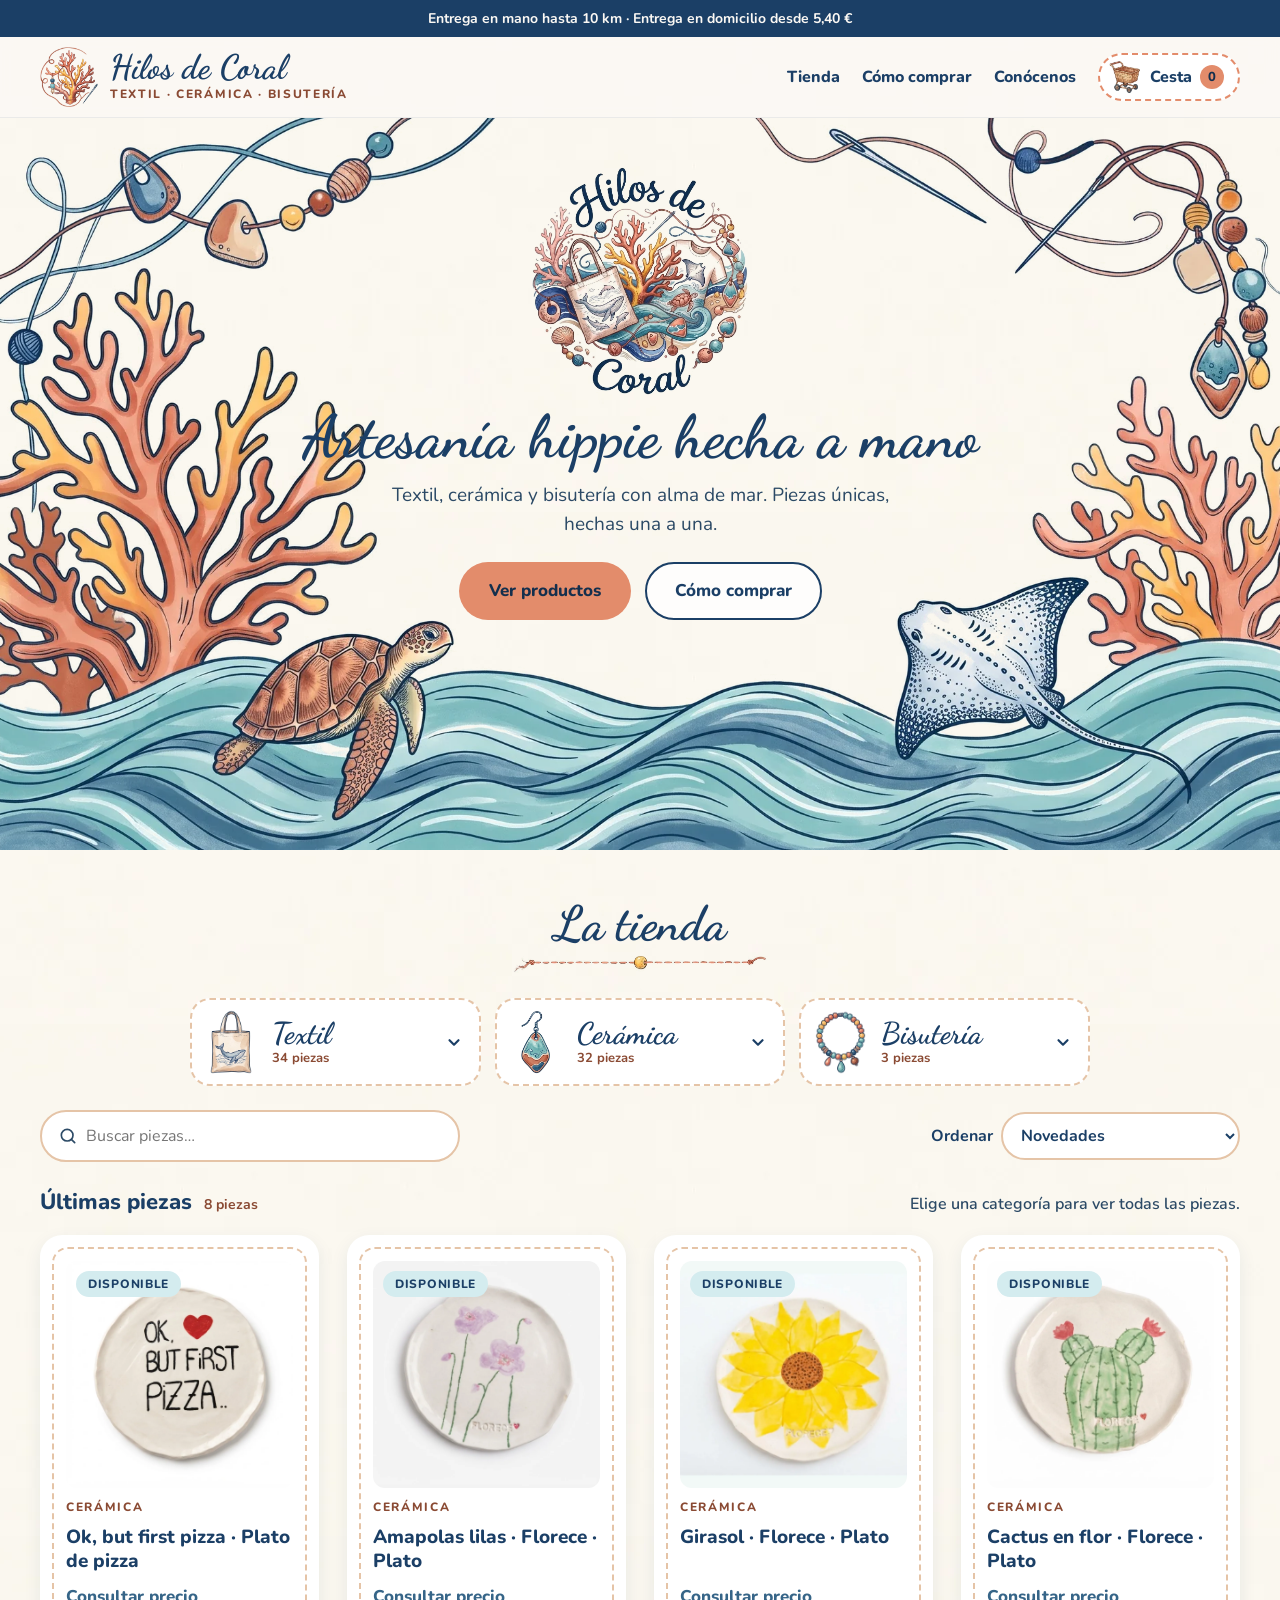
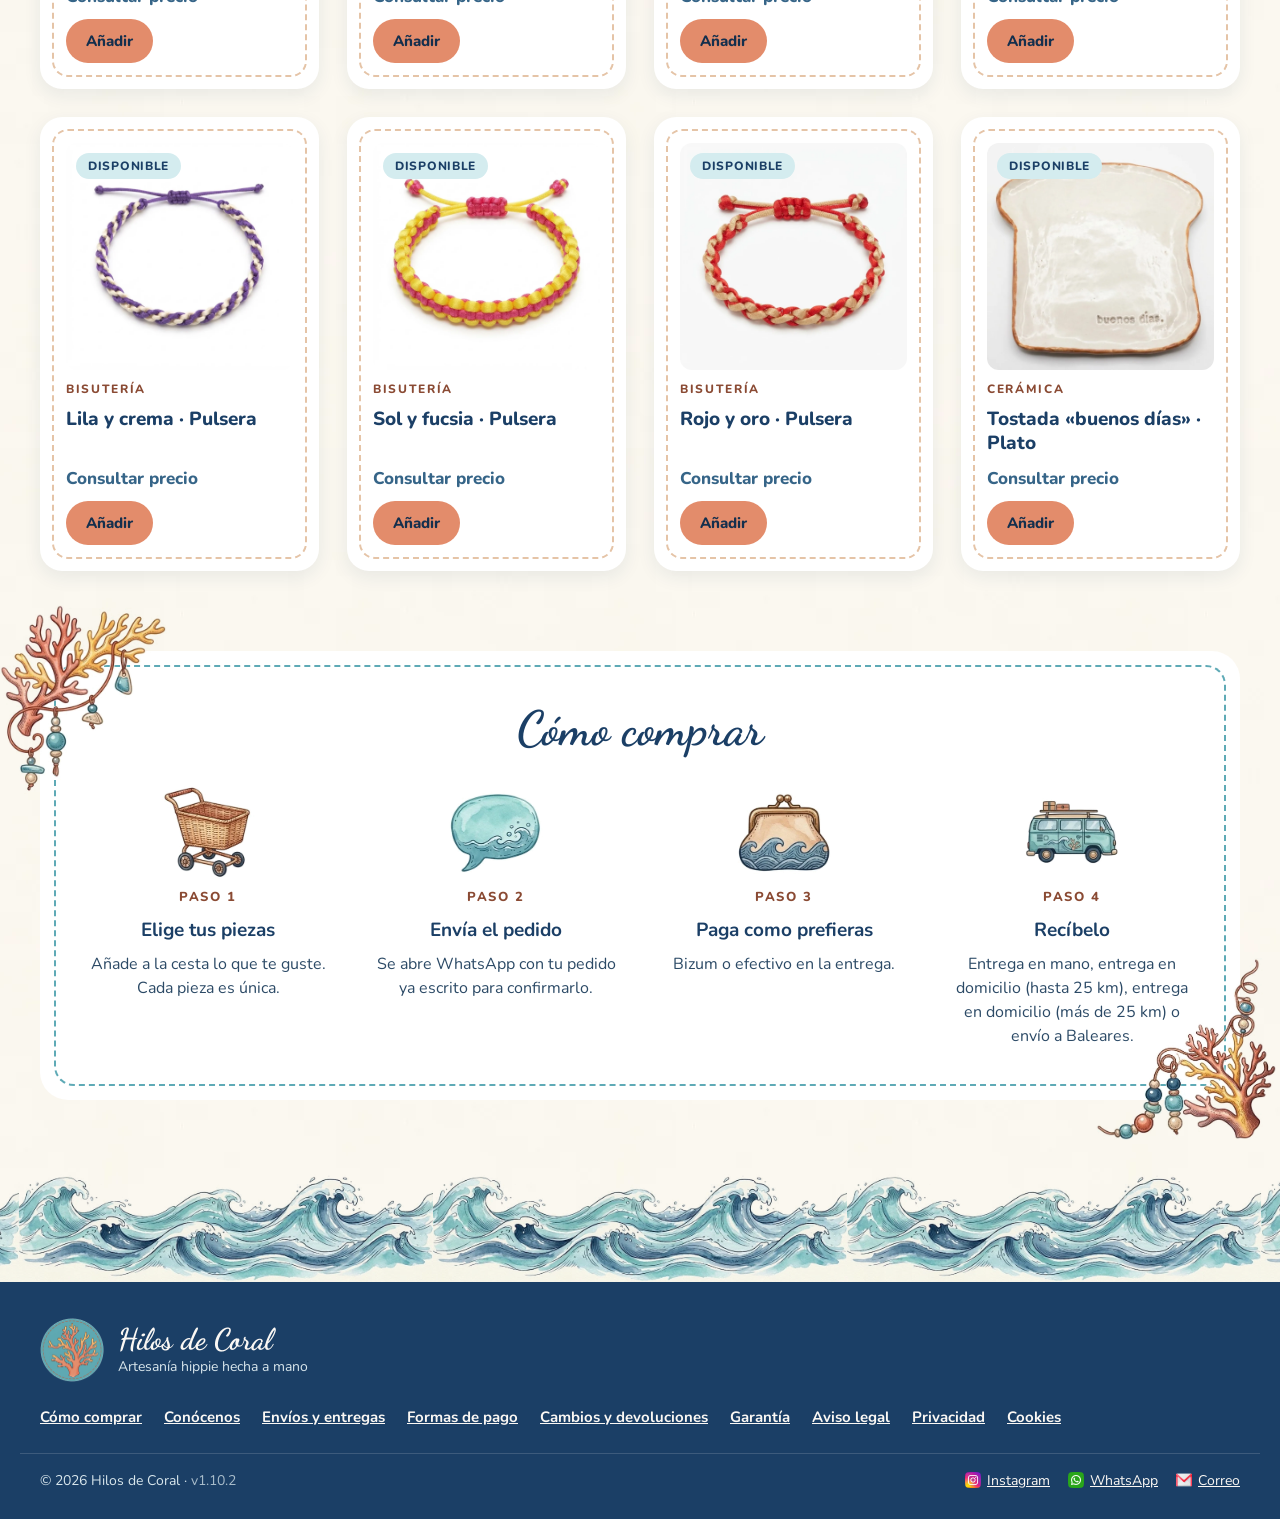
<file: index.html>
<!doctype html>
<html lang="es">
<head>
<meta charset="utf-8">
<meta name="viewport" content="width=device-width, initial-scale=1">
<title>Hilos de Coral · Artesanía hippie hecha a mano</title>
<meta name="description" content="Artesanía hippie hecha a mano: textil, cerámica y bisutería con alma de mar. Pide por WhatsApp.">
<meta name="theme-color" content="#1B3F66">
<meta name="apple-mobile-web-app-title" content="Hilos de Coral">
<meta property="og:type" content="website">
<meta property="og:title" content="Hilos de Coral">
<meta property="og:description" content="Artesanía hippie hecha a mano: textil, cerámica y bisutería con alma de mar.">
<meta property="og:image" content="img/compartir.jpg">
<link rel="icon" type="image/png" href="img/favicon-32.png">
<link rel="apple-touch-icon" href="img/icono-hc-apple-180.png">
<link rel="manifest" href="manifest.webmanifest?v=1.10.2">
<link rel="preconnect" href="https://fonts.googleapis.com">
<link rel="preconnect" href="https://fonts.gstatic.com" crossorigin>
<link href="https://fonts.googleapis.com/css2?family=Amatic+SC:wght@700&family=Caveat:wght@700&family=Dancing+Script:wght@600;700&family=Fredoka:wght@600&family=Nunito:wght@400;600;700;800&family=Pacifico&display=swap" rel="stylesheet">
<link rel="stylesheet" href="css/tienda.css?v=1.10.2">
</head>
<body>
<a class="saltar" href="#tienda">Ir a la tienda</a>

<div class="barra-superior" id="barra-superior" hidden></div>
<div class="aviso-vacaciones" id="aviso-vacaciones" hidden></div>

<header class="cabecera">
  <div class="contenedor cabecera-fila">
    <a href="#" class="marca" id="marca">
      <img src="img/logo-simple.webp" alt="" width="58" height="60" id="marca-logo">
      <span class="marca-textos">
        <span class="marca-nombre" id="marca-nombre">Hilos de Coral</span>
        <span class="marca-lema" id="marca-lema">textil · cerámica · bisutería</span>
      </span>
    </a>
    <nav class="menu" aria-label="Principal">
      <span class="menu-enlaces" id="menu-cabecera">
        <a href="#tienda">Tienda</a>
      </span>
      <button type="button" class="boton-cesta" id="abrir-cesta" aria-label="Abrir la cesta">
        <img src="img/ic-carrito.webp" alt="" width="34" height="34">
        <span class="boton-cesta-texto">Cesta</span>
        <span class="contador" id="contador-cesta">0</span>
      </button>
    </nav>
  </div>
</header>

<main>
  <section class="portada" id="portada">
    <img class="portada-logo" id="portada-logo" src="img/logo.webp" alt="Hilos de Coral" width="220" height="230">
    <h1 id="portada-titulo">Artesanía hippie hecha a mano</h1>
    <p id="portada-subtitulo">Textil, cerámica y bisutería con alma de mar.</p>
    <div class="portada-botones">
      <a href="#tienda" class="boton boton-coral">Ver productos</a>
      <a href="#/pagina/como-comprar" class="boton boton-borde">Cómo comprar</a>
    </div>
  </section>

  <section class="tienda contenedor" id="tienda" tabindex="-1">
    <div class="titulo-seccion">
      <h2>La tienda</h2>
      <img src="img/borde-cosido.webp" alt="" width="260" height="20">
    </div>

    <nav class="pestanas-cats" aria-label="Categorías" id="pestanas"></nav>
    <div class="subcategorias" id="subcategorias" hidden></div>

    <div class="cabecera-categoria" id="cabecera-categoria" hidden></div>
    <div class="bloque-encargo" id="bloque-encargo" hidden></div>

    <div class="herramientas">
      <label class="buscador">
        <span class="visualmente-oculto">Buscar</span>
        <svg viewBox="0 0 24 24" width="20" height="20" aria-hidden="true"><circle cx="11" cy="11" r="7" fill="none" stroke="currentColor" stroke-width="2"/><path d="M20 20l-4-4" stroke="currentColor" stroke-width="2" stroke-linecap="round"/></svg>
        <input type="search" id="buscar" placeholder="Buscar piezas…" autocomplete="off">
      </label>
      <label class="ordenar">
        <span>Ordenar</span>
        <select id="ordenar">
          <option value="novedad">Novedades</option>
          <option value="precio-asc">Precio: de menor a mayor</option>
          <option value="precio-desc">Precio: de mayor a menor</option>
          <option value="nombre">Nombre</option>
        </select>
      </label>
    </div>

    <div class="cabecera-listado">
      <h3 class="titulo-listado" id="titulo-listado">Novedades</h3>
      <p class="ayuda-listado" id="ayuda-listado">Elige una categoría para ver todas las piezas.</p>
    </div>
    <div class="rejilla" id="rejilla" aria-live="polite"></div>
    <div class="vacio" id="vacio" hidden>
      <img src="img/carrito-vacio.webp" alt="" width="280" height="212">
      <p class="vacio-titulo" id="vacio-titulo">Muy pronto, nuevas piezas</p>
      <p id="vacio-texto">Estamos terminando las primeras creaciones. ¡Vuelve en unos días!</p>
    </div>
  </section>

  <section class="como-comprar contenedor" aria-labelledby="como-titulo">
    <div class="marco marco-agua">
      <h2 id="como-titulo">Cómo comprar</h2>
      <ol class="pasos">
        <li><img src="img/ic-carrito.webp" alt="" width="96" height="96"><span class="paso-num">Paso 1</span><h3>Elige tus piezas</h3><p>Añade a la cesta lo que te guste. Cada pieza es única.</p></li>
        <li><img src="img/ic-mensaje.webp" alt="" width="96" height="96"><span class="paso-num">Paso 2</span><h3>Envía el pedido</h3><p>Se abre WhatsApp con tu pedido ya escrito para confirmarlo.</p></li>
        <li><img src="img/ic-monedero.webp" alt="" width="96" height="96"><span class="paso-num">Paso 3</span><h3>Paga como prefieras</h3><p id="paso-pagos">Bizum por adelantado o contra reembolso.</p></li>
        <li><img src="img/ic-furgoneta.webp" alt="" width="96" height="96"><span class="paso-num">Paso 4</span><h3>Recíbelo</h3><p id="paso-entregas">Entrega en mano o por mensajería.</p></li>
      </ol>
    </div>
    <img class="deco deco-sup-izq" src="img/esquina-sup-izq.webp" alt="" width="170" height="188">
    <img class="deco deco-inf-der" src="img/esquina-inf-der.webp" alt="" width="180" height="182">
  </section>
</main>

<div class="olas" aria-hidden="true"></div>
<footer class="pie">
  <div class="contenedor pie-fila">
    <div class="pie-marca">
      <img src="img/icono-coral.webp" alt="" width="64" height="64">
      <div>
        <p class="pie-nombre" id="pie-nombre">Hilos de Coral</p>
        <p class="pie-lema" id="pie-lema">Artesanía hippie hecha a mano</p>
      </div>
    </div>
    <nav class="pie-enlaces" aria-label="Información" id="menu-pie"></nav>
  </div>
  <div class="contenedor pie-legal">
    <span>© <span id="anio"></span> <span id="pie-copy">Hilos de Coral</span> · <span class="version-web" id="version-web" title="Versión de la web">v1.8.0</span></span>
    <span class="pie-redes" id="pie-redes"></span>
  </div>
</footer>

<!-- Ventana de producto -->
<dialog class="ventana ventana-producto" id="ventana-producto" aria-labelledby="vp-nombre">
  <div class="ventana-marco marco-coral"><div class="ventana-interior" id="vp-contenido"></div></div>
  <img class="deco-ventana deco-ventana-izq" src="img/esquina-sup-izq.webp" alt="" width="140" height="155">
  <img class="deco-ventana deco-hilo" src="img/hilo-colgante.webp" alt="" width="36" height="150">
  <button type="button" class="cerrar" data-cerrar aria-label="Cerrar"><svg viewBox="0 0 18 18" width="18" height="18" aria-hidden="true"><path d="M3 3l12 12M15 3L3 15" stroke="currentColor" stroke-width="2.4" stroke-linecap="round"/></svg></button>
</dialog>

<!-- Ventana de páginas (envíos, devoluciones...) -->
<dialog class="ventana ventana-pagina" id="ventana-pagina" aria-labelledby="pagina-titulo">
  <div class="ventana-marco marco-agua">
    <div class="ventana-interior">
      <h2 id="pagina-titulo"></h2>
      <div class="texto-rico" id="pagina-texto"></div>
    </div>
  </div>
  <img class="deco-ventana deco-ventana-der" src="img/esquina-inf-der.webp" alt="" width="130" height="132">
  <button type="button" class="cerrar" data-cerrar aria-label="Cerrar"><svg viewBox="0 0 18 18" width="18" height="18" aria-hidden="true"><path d="M3 3l12 12M15 3L3 15" stroke="currentColor" stroke-width="2.4" stroke-linecap="round"/></svg></button>
</dialog>

<!-- Personalizar (solo productos personalizables) -->
<dialog class="ventana ventana-pers" id="ventana-pers" aria-labelledby="pers-titulo">
  <div class="ventana-marco marco-agua">
    <div class="ventana-interior" id="pers-contenido"></div>
  </div>
  <button type="button" class="cerrar" data-cerrar aria-label="Cerrar"><svg viewBox="0 0 18 18" width="18" height="18" aria-hidden="true"><path d="M3 3l12 12M15 3L3 15" stroke="currentColor" stroke-width="2.4" stroke-linecap="round"/></svg></button>
</dialog>

<!-- Guía de tallas -->
<dialog class="ventana ventana-pagina ventana-tallas" id="ventana-tallas" aria-labelledby="tallas-titulo">
  <div class="ventana-marco marco-agua">
    <div class="ventana-interior">
      <h2 id="tallas-titulo">Guía de tallas</h2>
      <p class="tallas-intro">Tallas de bebé para bodies y camisetas. Fíjate sobre todo en la altura y el peso: cada bebé crece a su ritmo.</p>
      <div class="tabla-tallas-caja" id="tallas-tabla"></div>
      <p class="tallas-consejo">¿Dudas entre dos tallas? Elige la mayor, así le durará más.</p>
    </div>
  </div>
  <button type="button" class="cerrar" data-cerrar aria-label="Cerrar"><svg viewBox="0 0 18 18" width="18" height="18" aria-hidden="true"><path d="M3 3l12 12M15 3L3 15" stroke="currentColor" stroke-width="2.4" stroke-linecap="round"/></svg></button>
</dialog>

<!-- Encargo de diseño propio -->
<dialog class="ventana ventana-pagina ventana-encargo" id="ventana-encargo" aria-labelledby="encargo-titulo">
  <div class="ventana-marco marco-agua">
    <div class="ventana-interior" id="encargo-contenido"></div>
  </div>
  <img class="deco-ventana deco-ventana-der" src="img/esquina-inf-der.webp" alt="" width="130" height="132">
  <button type="button" class="cerrar" data-cerrar aria-label="Cerrar"><svg viewBox="0 0 18 18" width="18" height="18" aria-hidden="true"><path d="M3 3l12 12M15 3L3 15" stroke="currentColor" stroke-width="2.4" stroke-linecap="round"/></svg></button>
</dialog>

<!-- Cesta -->
<dialog class="cesta" id="cesta" aria-labelledby="cesta-titulo">
  <div class="cesta-cabecera">
    <h2 id="cesta-titulo">Tu cesta</h2>
    <button type="button" class="cerrar" data-cerrar aria-label="Cerrar la cesta"><svg viewBox="0 0 18 18" width="18" height="18" aria-hidden="true"><path d="M3 3l12 12M15 3L3 15" stroke="currentColor" stroke-width="2.4" stroke-linecap="round"/></svg></button>
  </div>
  <div class="cesta-cuerpo" id="cesta-cuerpo"></div>
</dialog>

<div class="aviso-flotante" id="aviso-flotante" role="status" aria-live="polite"></div>

<script src="js/comun.js?v=1.10.2"></script>
<script src="js/tienda.js?v=1.10.2"></script>
</body>
</html>
</file>
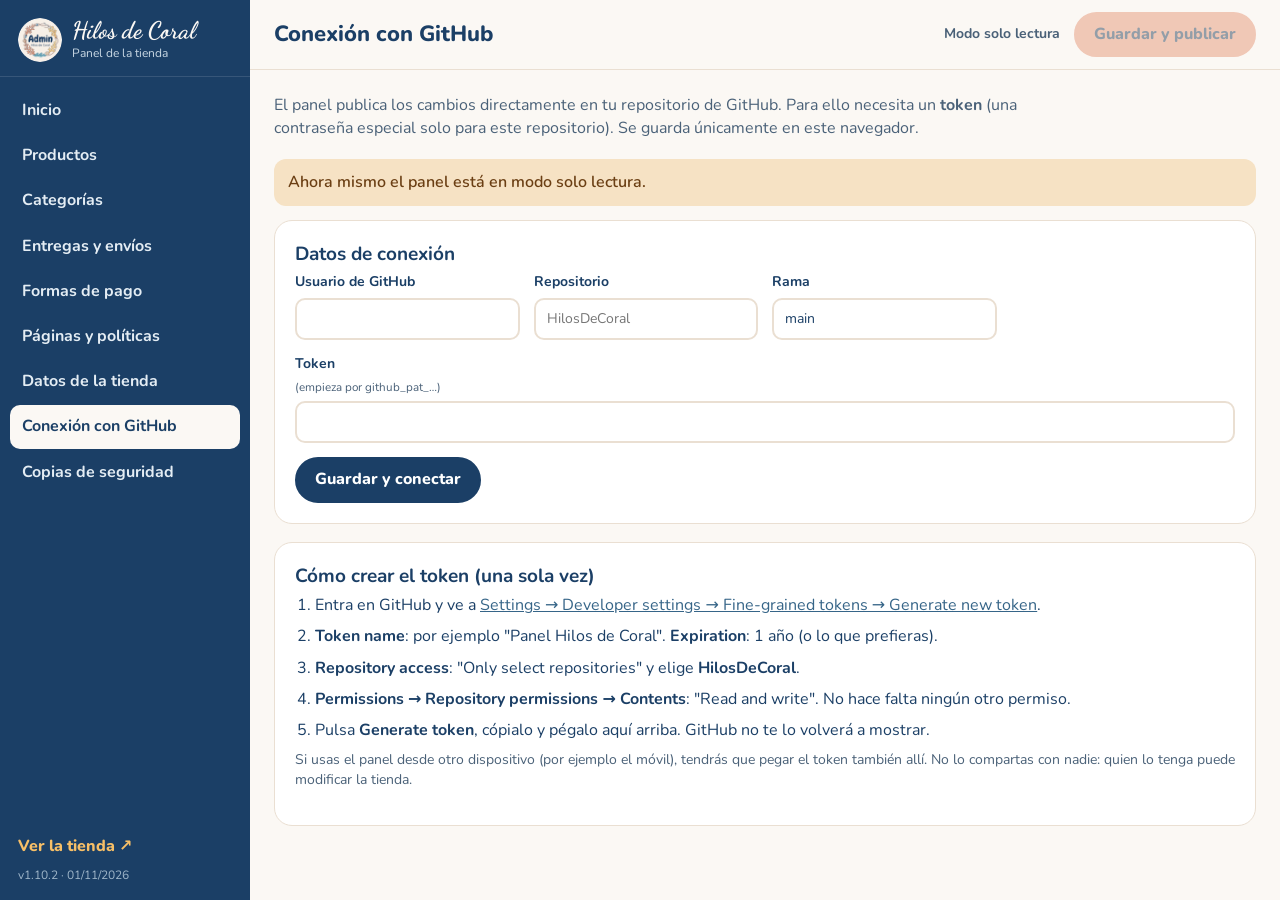
<file: admin/index.html>
<!doctype html>
<html lang="es">
<head>
<meta charset="utf-8">
<meta name="viewport" content="width=device-width, initial-scale=1">
<meta name="robots" content="noindex, nofollow">
<title>Panel · Hilos de Coral</title>
<meta name="theme-color" content="#1B3F66">
<meta name="apple-mobile-web-app-capable" content="yes">
<meta name="apple-mobile-web-app-title" content="Admin HC">
<link rel="icon" type="image/png" href="../img/admin-favicon-32.png">
<link rel="apple-touch-icon" href="../img/admin-apple-touch-icon.png">
<link rel="manifest" href="manifest.webmanifest">
<link rel="preconnect" href="https://fonts.googleapis.com">
<link rel="preconnect" href="https://fonts.gstatic.com" crossorigin>
<link href="https://fonts.googleapis.com/css2?family=Dancing+Script:wght@700&family=Nunito:wght@400;600;700;800&display=swap" rel="stylesheet">
<link rel="stylesheet" href="../css/admin.css?v=1.10.2">
</head>
<body>
<div class="app">
  <aside class="lateral" id="lateral">
    <div class="lateral-marca">
      <img src="../img/admin-icono-192.png" alt="" width="44" height="44">
      <div>
        <span class="lateral-nombre" id="lateral-nombre">Hilos de Coral</span>
        <span class="lateral-sub">Panel de la tienda</span>
      </div>
    </div>
    <nav class="lateral-nav" id="nav" aria-label="Secciones">
      <button type="button" data-seccion="inicio">Inicio</button>
      <button type="button" data-seccion="productos">Productos</button>
      <button type="button" data-seccion="categorias">Categorías</button>
      <button type="button" data-seccion="entregas">Entregas y envíos</button>
      <button type="button" data-seccion="pagos">Formas de pago</button>
      <button type="button" data-seccion="paginas">Páginas y políticas</button>
      <button type="button" data-seccion="tienda">Datos de la tienda</button>
      <button type="button" data-seccion="conexion">Conexión con GitHub</button>
      <button type="button" data-seccion="copias">Copias de seguridad</button>
    </nav>
    <a class="lateral-ver" href="../" target="_blank" rel="noopener">Ver la tienda ↗</a>
    <span class="lateral-version" id="lateral-version">v1.8.0</span>
  </aside>

  <div class="principal">
    <header class="barra">
      <button type="button" class="boton-menu" id="boton-menu" aria-label="Abrir menú" aria-expanded="false">
        <svg viewBox="0 0 24 24" width="24" height="24" aria-hidden="true"><path d="M4 7h16M4 12h16M4 17h16" stroke="currentColor" stroke-width="2.2" stroke-linecap="round"/></svg>
      </button>
      <h1 class="barra-titulo" id="barra-titulo">Inicio</h1>
      <div class="barra-estado" id="barra-estado" role="status" aria-live="polite"></div>
      <button type="button" class="btn btn-coral" id="publicar" disabled>Guardar y publicar</button>
    </header>
    <main class="contenido" id="contenido" tabindex="-1">
      <p class="cargando">Cargando…</p>
    </main>
  </div>
</div>

<dialog class="modal" id="modal" aria-labelledby="modal-titulo">
  <form method="dialog" class="modal-caja" id="modal-caja" novalidate></form>
</dialog>

<div class="toast" id="toast" role="status" aria-live="polite"></div>

<script src="../js/comun.js?v=1.10.2"></script>
<script src="../js/github.js?v=1.10.2"></script>
<script src="../js/admin.js?v=1.10.2"></script>
</body>
</html>
</file>
<file: css/tienda.css>
/* Hilos de Coral · estilos de la tienda */
:root {
  --marino: #1B3F66;
  --marino-osc: #142F4D;
  --oceano: #366588;
  --agua: #5FAAB6;
  --agua-claro: #D4ECEF;
  --coral: #E38C6B;
  --terracota: #BF6C4D;
  --terracota-osc: #9A4A30;
  --amarillo: #F7BF67;
  --arena: #E5C4A7;
  --arena-claro: #F3E8DA;
  --papel: #FBF8F4;
  --texto-suave: #2C4A66;
  --marron: #8A4A33;
  --radio: 22px;
  --sombra: 0 6px 18px rgba(27, 63, 102, .08);
  --sombra-ventana: 0 18px 50px rgba(27, 63, 102, .25);
  --fuente: 'Nunito', system-ui, -apple-system, 'Segoe UI', sans-serif;
  --fuente-titulo: 'Dancing Script', cursive;
}

* { box-sizing: border-box; }
html { scroll-behavior: smooth; }
body {
  margin: 0;
  font-family: var(--fuente);
  color: var(--marino);
  background: var(--papel) url("../img/fondo-papel.webp") repeat;
  background-size: 512px;
  line-height: 1.5;
  -webkit-font-smoothing: antialiased;
}
img { max-width: 100%; }
a { color: var(--marino); }
a:hover { color: var(--terracota); }
button { font-family: inherit; }
:focus-visible { outline: 3px solid var(--agua); outline-offset: 2px; }
[hidden] { display: none !important; }

.contenedor { max-width: 1240px; margin: 0 auto; padding: 0 20px; }
.visualmente-oculto { position: absolute; width: 1px; height: 1px; overflow: hidden; clip: rect(0 0 0 0); white-space: nowrap; }
.saltar { position: absolute; left: -999px; top: 8px; background: var(--marino); color: #fff; padding: 8px 14px; border-radius: 8px; z-index: 50; }
.saltar:focus { left: 8px; }

/* Barras de aviso */
.barra-superior { background: var(--marino); color: var(--papel); font-size: 14px; font-weight: 700; text-align: center; padding: 8px 16px; }
.aviso-vacaciones { background: var(--amarillo); color: var(--marino-osc); font-weight: 700; text-align: center; padding: 10px 16px; }

/* Cabecera */
.cabecera { position: sticky; top: 0; z-index: 20; background: rgba(251, 248, 244, .94); backdrop-filter: blur(6px); border-bottom: 1px solid rgba(27, 63, 102, .08); }
.cabecera-fila { display: flex; align-items: center; justify-content: space-between; gap: 16px; padding-top: 10px; padding-bottom: 10px; }
.marca { display: flex; align-items: center; gap: 12px; text-decoration: none; min-width: 0; }
.marca img { width: 58px; height: 60px; object-fit: contain; flex: none; }
.marca-textos { display: flex; flex-direction: column; min-width: 0; }
.marca-nombre { font-family: var(--fuente-titulo); font-weight: 700; font-size: 34px; line-height: 1; color: var(--marino); white-space: nowrap; }
.marca-lema { font-size: 12px; font-weight: 800; letter-spacing: .14em; text-transform: uppercase; color: var(--marron); }
.menu { display: flex; align-items: center; gap: 22px; font-weight: 800; }
.menu-enlaces { display: flex; gap: 22px; }
.menu-enlaces a { text-decoration: none; }
.boton-cesta { display: flex; align-items: center; gap: 8px; background: #fff; color: var(--marino); font-weight: 800; font-size: 16px; border: 2px dashed var(--coral); border-radius: 999px; padding: 5px 14px 5px 8px; cursor: pointer; }
.boton-cesta img { width: 34px; height: 34px; object-fit: contain; }
.contador { background: var(--coral); color: var(--marino-osc); border-radius: 999px; min-width: 24px; height: 24px; padding: 0 6px; display: inline-flex; align-items: center; justify-content: center; font-size: 13px; font-weight: 800; }
.contador.salta { animation: salta .4s ease; }
@keyframes salta { 50% { transform: scale(1.35); } }

/* Botones */
.boton { display: inline-flex; align-items: center; justify-content: center; gap: 8px; font-weight: 800; font-size: 17px; padding: 14px 28px; border-radius: 999px; text-decoration: none; border: 2px solid transparent; cursor: pointer; transition: transform .15s ease, box-shadow .15s ease; }
.boton:hover { transform: translateY(-1px); }
.boton-coral { background: var(--coral); color: var(--marino-osc); }
.boton-coral:hover { color: var(--marino-osc); box-shadow: 0 0 0 3px var(--papel), 0 0 0 5px var(--coral); }
.boton-agua { background: var(--agua); color: var(--marino-osc); }
.boton-agua:hover { color: var(--marino-osc); box-shadow: 0 0 0 3px var(--papel), 0 0 0 5px var(--agua); }
.boton-marino { background: var(--marino); color: var(--papel); }
.boton-marino:hover { color: #fff; box-shadow: 0 0 0 3px var(--papel), 0 0 0 5px var(--marino); }
.boton-borde { background: rgba(255, 255, 255, .8); color: var(--marino); border-color: var(--marino); }
.boton-pequeno { font-size: 15px; padding: 10px 18px; }
.boton:disabled, .boton[aria-disabled="true"] { background: #EBDDD8; color: #8A3F2A; cursor: not-allowed; transform: none; box-shadow: none; }
.boton img { width: 34px; height: 30px; object-fit: contain; margin: -6px 0; }

/* Portada */
.portada { min-height: 620px; display: flex; flex-direction: column; align-items: center; text-align: center; padding: 48px 20px 230px; background: url("../img/banner-principal.webp") no-repeat center bottom / cover; }
.portada-logo { width: 220px; height: 230px; object-fit: contain; }
.portada h1 { margin: 10px 0 0; font-family: var(--fuente-titulo); font-weight: 700; font-size: clamp(40px, 6vw, 60px); line-height: 1.05; }
.portada p { margin: 12px 0 0; max-width: 560px; font-size: 19px; color: var(--texto-suave); }
.portada-botones { margin-top: 24px; display: flex; flex-wrap: wrap; justify-content: center; gap: 14px; }

/* Sección tienda */
.tienda { padding-top: 48px; padding-bottom: 24px; outline: none; }
.titulo-seccion { display: flex; flex-direction: column; align-items: center; gap: 4px; margin-bottom: 24px; }
.titulo-seccion h2, .como-comprar h2 { margin: 0; font-family: var(--fuente-titulo); font-weight: 700; font-size: 48px; line-height: 1.1; text-align: center; }
.titulo-seccion img { width: 260px; height: 20px; object-fit: contain; }

.pestanas { display: flex; flex-wrap: wrap; justify-content: center; gap: 12px; }
.pestana { display: flex; align-items: center; gap: 8px; background: #fff; color: var(--marino); font-size: 16px; font-weight: 800; border: 2px dashed var(--arena); border-radius: 999px; padding: 5px 20px 5px 8px; cursor: pointer; transition: transform .15s; }
.pestana:hover { transform: translateY(-1px); border-color: var(--coral); }
.pestana img { width: 34px; height: 40px; object-fit: contain; }
.pestana[aria-selected="true"] { background: var(--marino); color: var(--papel); border: 2px solid var(--marino); }

.cabecera-categoria { margin-top: 22px; border-radius: var(--radio); background: #fff no-repeat center / cover; min-height: 150px; display: flex; align-items: center; justify-content: center; text-align: center; padding: 24px; }
.cabecera-categoria p { margin: 0; max-width: 460px; background: rgba(255, 255, 255, .85); padding: 8px 16px; border-radius: 14px; font-weight: 700; color: var(--texto-suave); }

.herramientas { display: flex; flex-wrap: wrap; gap: 12px; justify-content: space-between; align-items: center; margin: 24px 0; }
.buscador { flex: 1 1 260px; max-width: 420px; display: flex; align-items: center; gap: 8px; background: #fff; border: 2px solid var(--arena); border-radius: 999px; padding: 0 16px; color: var(--texto-suave); }
.buscador input { flex: 1; border: 0; background: transparent; font: inherit; font-size: 16px; color: var(--marino); padding: 12px 0; min-width: 0; }
.buscador input:focus { outline: none; }
.buscador:focus-within { border-color: var(--agua); }
.ordenar { display: flex; align-items: center; gap: 8px; font-weight: 700; }
.ordenar select { font: inherit; color: var(--marino); background: #fff; border: 2px solid var(--arena); border-radius: 999px; padding: 10px 14px; }

.rejilla { display: grid; grid-template-columns: repeat(auto-fill, minmax(250px, 1fr)); gap: 28px; }
.tarjeta { position: relative; background: #fff; border-radius: var(--radio); padding: 12px; box-shadow: var(--sombra); display: flex; }
.tarjeta-marco { flex: 1; border: 2px dashed var(--arena); border-radius: 16px; padding: 12px; display: flex; flex-direction: column; gap: 10px; }
.tarjeta-foto { position: relative; display: block; width: 100%; aspect-ratio: 1 / 1; background: var(--arena-claro); border-radius: 12px; overflow: hidden; border: 0; padding: 0; cursor: pointer; }
.tarjeta-foto img { width: 100%; height: 100%; object-fit: cover; transition: transform .3s ease; }
.tarjeta-foto img.sin-foto { object-fit: contain; padding: 22%; opacity: .9; }
.tarjeta-foto:hover img { transform: scale(1.04); }
.tarjeta.vendida .tarjeta-foto img { filter: grayscale(.5); opacity: .75; }
.etiquetas { position: absolute; top: 10px; left: 10px; display: flex; flex-wrap: wrap; gap: 6px; }
.etiqueta { font-size: 12px; font-weight: 800; letter-spacing: .06em; text-transform: uppercase; border-radius: 999px; padding: 5px 12px; }
.etiqueta.novedad { background: var(--amarillo); color: var(--marino-osc); }
.etiqueta.disponible { background: var(--agua-claro); color: var(--marino); }
.etiqueta.reservado { background: #F6E2C4; color: #7A4A1E; }
.etiqueta.vendido { background: #EBDDD8; color: #8A3F2A; }
.etiqueta.oferta { background: var(--coral); color: var(--marino-osc); }
.tarjeta-cat { font-size: 12px; font-weight: 800; letter-spacing: .14em; text-transform: uppercase; color: var(--marron); }
.tarjeta h3 { margin: 0; font-size: 19px; font-weight: 800; line-height: 1.25; }
.tarjeta h3 button { all: unset; cursor: pointer; }
.tarjeta h3 button:focus-visible { outline: 3px solid var(--agua); border-radius: 4px; }
.tarjeta-pie { margin-top: auto; display: flex; align-items: center; justify-content: space-between; gap: 10px; flex-wrap: wrap; }
.precio { font-size: 22px; font-weight: 800; color: var(--terracota-osc); }
.precio s { font-size: 15px; color: #8B7B72; font-weight: 700; margin-left: 6px; }
.tarjeta .deco-hilo-tarjeta { position: absolute; top: -14px; right: 24px; width: 32px; height: 132px; object-fit: contain; pointer-events: none; }

.vacio { text-align: center; padding: 24px 0 8px; }
.vacio img { width: 280px; height: auto; }
.vacio-titulo { font-size: 22px; font-weight: 800; margin: 8px 0 0; }
.vacio p { margin: 4px 0; color: var(--texto-suave); }

/* Marcos cosidos */
.marco { position: relative; background: #fff; border-radius: 28px; padding: 14px; }
.marco::before { content: ""; position: absolute; inset: 14px; border: 2px dashed var(--arena); border-radius: 20px; pointer-events: none; }
.marco-agua::before { border-color: var(--agua); }
.marco-coral::before { border-color: var(--coral); }

/* Cómo comprar */
.como-comprar { position: relative; margin-top: 56px; }
.como-comprar .marco { padding: 52px 36px; }
.pasos { list-style: none; margin: 28px 0 0; padding: 0; display: grid; grid-template-columns: repeat(auto-fit, minmax(200px, 1fr)); gap: 24px; }
.pasos li { display: flex; flex-direction: column; align-items: center; text-align: center; gap: 8px; }
.pasos img { width: 96px; height: 96px; object-fit: contain; }
.paso-num { font-size: 13px; font-weight: 800; letter-spacing: .12em; text-transform: uppercase; color: var(--marron); }
.pasos h3 { margin: 0; font-size: 19px; }
.pasos p { margin: 0; color: var(--texto-suave); max-width: 240px; }
.deco { position: absolute; pointer-events: none; height: auto; }
.deco-sup-izq { top: -46px; left: -20px; width: 170px; }
.deco-inf-der { bottom: -40px; right: -16px; width: 180px; }

/* Pie */
.olas { height: 110px; margin-top: 72px; background: url("../img/separador-olas.webp") repeat-x center bottom / auto 100%; }
.pie { background: var(--marino); color: var(--papel); }
.pie a { color: var(--papel); }
.pie a:hover { color: var(--amarillo); }
.pie-fila { display: flex; flex-wrap: wrap; align-items: center; justify-content: space-between; gap: 24px; padding-top: 36px; padding-bottom: 24px; }
.pie-marca { display: flex; align-items: center; gap: 14px; }
.pie-marca img { width: 64px; height: 64px; object-fit: contain; }
.pie-nombre { margin: 0; font-family: var(--fuente-titulo); font-weight: 700; font-size: 30px; line-height: 1.1; }
.pie-lema { margin: 0; font-size: 14px; color: #D8E6EC; }
.pie-enlaces { display: flex; flex-wrap: wrap; gap: 10px 22px; font-weight: 700; font-size: 15px; }
.pie-legal { display: flex; flex-wrap: wrap; justify-content: space-between; gap: 12px; border-top: 1px solid rgba(251, 248, 244, .15); padding-top: 16px; padding-bottom: 28px; font-size: 14px; color: #D8E6EC; }
.pie-redes { display: flex; flex-wrap: wrap; gap: 8px 18px; }
.pie-redes a { display: inline-flex; align-items: center; gap: 6px; }
.pie-redes img { width: 16px; height: 16px; flex: none; }

/* Ventanas (producto y páginas) */
dialog { border: 0; padding: 0; background: transparent; color: var(--marino); max-height: calc(100dvh - 32px); }
dialog::backdrop { background: rgba(20, 47, 77, .55); backdrop-filter: blur(2px); }
.ventana { width: min(980px, calc(100vw - 32px)); overflow: visible; }
.ventana[open] { animation: aparece .2s ease; }
@keyframes aparece { from { opacity: 0; transform: translateY(12px); } }
.ventana-marco { position: relative; background: #fff; border-radius: 28px; padding: 14px; max-height: calc(100dvh - 32px); overflow-y: auto; overscroll-behavior: contain; box-shadow: var(--sombra-ventana); }
.ventana-marco::before { content: none; }
.ventana-interior { border: 2px dashed var(--arena); border-radius: 20px; padding: 34px 26px 28px; }
.ventana-marco.marco-coral .ventana-interior { border-color: var(--coral); }
.ventana-marco.marco-agua .ventana-interior { border-color: var(--agua); }
.cerrar { position: absolute; top: 26px; right: 26px; width: 44px; height: 44px; border-radius: 50%; border: 2px solid var(--marino); background: #fff; color: var(--marino); display: flex; align-items: center; justify-content: center; cursor: pointer; z-index: 3; }
.cerrar:hover { background: var(--marino); color: #fff; }
.deco-ventana { position: absolute; pointer-events: none; z-index: 2; height: auto; }
.deco-ventana-izq { top: -40px; left: -34px; width: 130px; }
.deco-ventana-der { bottom: -32px; right: -28px; width: 120px; }
.deco-hilo { top: -14px; left: 47%; width: 34px; }

.producto { display: grid; grid-template-columns: minmax(0, 1fr) minmax(0, 1fr); gap: 32px; }
.galeria-principal { aspect-ratio: 1 / 1; background: var(--arena-claro); border-radius: 18px; overflow: hidden; display: flex; align-items: center; justify-content: center; }
.galeria-principal img { width: 100%; height: 100%; object-fit: cover; }
.galeria-principal img.sin-foto { object-fit: contain; padding: 18%; }
.miniaturas { display: flex; flex-wrap: wrap; gap: 8px; margin-top: 10px; }
.miniaturas button { width: 64px; height: 64px; border-radius: 10px; overflow: hidden; border: 2px solid transparent; padding: 0; cursor: pointer; background: var(--arena-claro); }
.miniaturas button[aria-current="true"] { border-color: var(--coral); }
.miniaturas img { width: 100%; height: 100%; object-fit: cover; }
.producto-info { display: flex; flex-direction: column; gap: 12px; }
.producto-info .etiquetas { position: static; }
.producto-info h2 { margin: 0; font-size: 30px; line-height: 1.2; }
.producto-info .precio { font-size: 28px; }
.producto-desc { margin: 0; color: var(--texto-suave); white-space: pre-line; }
.ficha { margin: 0; display: grid; grid-template-columns: auto 1fr; gap: 6px 16px; font-size: 15px; }
.ficha dt { font-weight: 800; }
.ficha dd { margin: 0; color: var(--texto-suave); white-space: pre-line; }
.separador-cosido { width: 100%; height: 18px; object-fit: contain; }
.producto-botones { display: flex; flex-wrap: wrap; gap: 12px; }
.unidades { font-size: 14px; font-weight: 700; color: var(--marron); }

/* Páginas */
.ventana-pagina { width: min(760px, calc(100vw - 32px)); }
.ventana-pagina h2 { margin: 0 56px 8px 0; font-family: var(--fuente-titulo); font-size: 44px; line-height: 1.1; }
.texto-rico h3 { margin: 22px 0 6px; font-size: 19px; }
.texto-rico p { margin: 0 0 10px; color: var(--texto-suave); }
.texto-rico ul { margin: 0 0 10px; padding-left: 22px; color: var(--texto-suave); }
.texto-rico li { margin-bottom: 6px; }
.lista-metodos span { color: var(--texto-suave); font-size: 15px; }

/* Cesta */
.cesta { margin: 0 0 0 auto; height: 100dvh; max-height: 100dvh; width: min(460px, 100vw); background: var(--papel); box-shadow: var(--sombra-ventana); display: none; flex-direction: column; }
.cesta[open] { display: flex; animation: entra .22s ease; }
@keyframes entra { from { transform: translateX(40px); opacity: 0; } }
.cesta-cabecera { position: relative; display: flex; align-items: center; justify-content: space-between; padding: 18px 22px; border-bottom: 2px dashed var(--arena); }
.cesta-cabecera h2 { margin: 0; font-family: var(--fuente-titulo); font-size: 38px; line-height: 1; }
.cesta-cabecera .cerrar { position: static; }
.cesta-cuerpo { flex: 1; overflow-y: auto; padding: 18px 22px 28px; display: flex; flex-direction: column; gap: 16px; }
.cesta-vacia { text-align: center; display: flex; flex-direction: column; align-items: center; gap: 8px; padding-top: 12px; }
.cesta-vacia img { width: 260px; }
.cesta-vacia p { margin: 0; }
.cesta-vacia .boton { width: 100%; }
.linea { display: grid; grid-template-columns: 72px 1fr auto; gap: 12px; align-items: center; background: #fff; border-radius: 16px; padding: 10px; box-shadow: var(--sombra); }
.linea img { width: 72px; height: 72px; object-fit: cover; border-radius: 10px; background: var(--arena-claro); }
.linea img.sin-foto { object-fit: contain; padding: 12px; }
.linea-nombre { font-weight: 800; line-height: 1.25; }
.linea-precio { font-size: 14px; color: var(--texto-suave); }
.cantidad { display: flex; align-items: center; gap: 4px; margin-top: 4px; }
.cantidad button { width: 32px; height: 32px; border-radius: 50%; border: 2px solid var(--arena); background: #fff; color: var(--marino); font-weight: 800; font-size: 17px; cursor: pointer; line-height: 1; }
.cantidad button:disabled { opacity: .4; cursor: not-allowed; }
.cantidad span { min-width: 24px; text-align: center; font-weight: 800; }
.quitar { border: 0; background: none; color: var(--terracota-osc); font-weight: 700; cursor: pointer; text-decoration: underline; padding: 4px; font-size: 14px; }
.linea-total { font-weight: 800; text-align: right; }
.resumen { background: #fff; border-radius: 16px; padding: 14px 16px; display: flex; flex-direction: column; gap: 6px; box-shadow: var(--sombra); }
.resumen div { display: flex; justify-content: space-between; gap: 12px; }
.resumen .total { font-size: 20px; font-weight: 800; border-top: 2px dashed var(--arena); padding-top: 8px; margin-top: 4px; }
.aviso { background: #F6E2C4; color: #7A4A1E; border-radius: 12px; padding: 10px 14px; font-weight: 700; font-size: 15px; }

.formulario { display: flex; flex-direction: column; gap: 14px; }
.formulario fieldset { border: 0; margin: 0; padding: 0; display: flex; flex-direction: column; gap: 8px; }
.formulario legend { font-weight: 800; font-size: 17px; margin-bottom: 6px; }
.campo { display: flex; flex-direction: column; gap: 4px; font-weight: 700; font-size: 15px; }
.campo input, .campo textarea { width: 100%; min-width: 0; font: inherit; font-weight: 400; color: var(--marino); background: #fff; border: 2px solid var(--arena); border-radius: 12px; padding: 10px 12px; }
.campo input:focus, .campo textarea:focus { outline: none; border-color: var(--agua); }
.campo-doble { display: grid; grid-template-columns: minmax(0, 1fr) minmax(0, 1fr); gap: 10px; }
dialog:focus, dialog:focus-visible { outline: none; }
.opcion { display: grid; grid-template-columns: auto 1fr auto; gap: 4px 10px; align-items: start; background: #fff; border: 2px solid var(--arena); border-radius: 14px; padding: 12px; cursor: pointer; }
.opcion:has(input:checked) { border-color: var(--coral); box-shadow: 0 0 0 2px rgba(227, 140, 107, .25); }
.opcion input { margin-top: 4px; accent-color: var(--terracota); width: 18px; height: 18px; }
.opcion-nombre { font-weight: 800; }
.opcion-desc { grid-column: 2 / 4; font-size: 14px; color: var(--texto-suave); }
.opcion-precio { font-weight: 800; white-space: nowrap; }
.acepto { display: flex; gap: 10px; align-items: flex-start; font-size: 15px; }
.acepto input { margin-top: 4px; accent-color: var(--terracota); width: 18px; height: 18px; flex: none; }
.error-campo { color: #A33A1F; font-size: 14px; font-weight: 700; }
.volver { align-self: flex-start; border: 0; background: none; color: var(--marino); font-weight: 800; cursor: pointer; padding: 4px 0; text-decoration: underline; }

.aviso-flotante { position: fixed; left: 50%; bottom: 24px; transform: translate(-50%, 30px); background: var(--marino); color: var(--papel); padding: 12px 20px; border-radius: 999px; font-weight: 700; box-shadow: var(--sombra-ventana); opacity: 0; pointer-events: none; transition: .25s ease; z-index: 60; max-width: calc(100vw - 32px); text-align: center; }
.aviso-flotante.visible { opacity: 1; transform: translate(-50%, 0); }

/* Personalizable y encargos */
.etiqueta.personalizable { background: var(--agua); color: var(--marino-osc); }
.campo-pers { background: var(--agua-claro); border-radius: 14px; padding: 12px 14px; }
.campo-pers small, .campo small { font-weight: 400; color: var(--texto-suave); font-size: 13px; }
.pers-extra { font-weight: 800; color: var(--terracota-osc); }
.linea-detalle { font-size: 13px; color: var(--texto-suave); line-height: 1.35; overflow-wrap: anywhere; }
.bloque-encargo { margin-top: 18px; display: flex; flex-wrap: wrap; align-items: center; gap: 18px; background: #fff; border: 2px dashed var(--agua); border-radius: var(--radio); padding: 18px 22px; }
.bloque-encargo img { width: 88px; height: auto; flex: none; }
.bloque-encargo-texto { flex: 1 1 280px; }
.bloque-encargo h3 { margin: 0 0 4px; font-family: var(--fuente-titulo); font-size: 30px; line-height: 1.1; }
.bloque-encargo p { margin: 0; color: var(--texto-suave); }
.ventana-encargo h2 { margin: 0 56px 6px 0; font-family: var(--fuente-titulo); font-size: 40px; line-height: 1.1; }
.encargo-intro { margin: 0 0 16px; color: var(--texto-suave); }
.subir-imagen { position: relative; display: flex; align-items: center; gap: 14px; background: #fff; border: 2px dashed var(--arena); border-radius: 14px; padding: 10px; cursor: pointer; }
.subir-imagen:hover, .subir-imagen:focus-within { border-color: var(--coral); }
.subir-imagen input { position: absolute; inset: 0; opacity: 0; cursor: pointer; width: 100%; }
.subir-vista { width: 76px; height: 76px; border-radius: 10px; background: var(--arena-claro); overflow: hidden; flex: none; display: flex; align-items: center; justify-content: center; }
.subir-vista img { width: 100%; height: 100%; object-fit: cover; }
.subir-vista img.sin-foto { object-fit: contain; padding: 12px; }
.subir-texto { font-weight: 800; overflow-wrap: anywhere; }
.campo-corto input { max-width: 120px; }

.precio-consultar { font-size: 17px; color: var(--oceano); }
.version-web { opacity: .75; }

/* Categorías y subcategorías */
.pestanas-cats { display: grid; grid-template-columns: repeat(3, minmax(0, 1fr)); gap: 14px; max-width: 900px; margin: 0 auto; }
.pestana-cat { display: flex; align-items: center; gap: 12px; background: #fff; color: var(--marino); border: 2px dashed var(--arena); border-radius: 20px; padding: 10px 16px 10px 10px; cursor: pointer; text-align: left; transition: transform .15s, border-color .15s, background .15s; min-width: 0; }
.pestana-cat:hover { transform: translateY(-2px); border-color: var(--coral); }
.pestana-cat img { width: 58px; height: 64px; object-fit: contain; flex: none; }
.pestana-textos { display: flex; flex-direction: column; flex: 1; min-width: 0; }
.pestana-nombre { font-family: var(--fuente-titulo); font-weight: 700; font-size: 30px; line-height: 1.05; }
.pestana-num { font-size: 13px; font-weight: 700; color: var(--marron); }
.pestana-cat .flecha { flex: none; transition: transform .2s; }
.pestana-cat[aria-expanded="true"] .flecha { transform: rotate(180deg); }
.pestana-cat[aria-pressed="true"] { background: var(--marino); color: var(--papel); border: 2px solid var(--marino); }
.pestana-cat[aria-pressed="true"] .pestana-num { color: var(--amarillo); }
.subcategorias { max-width: 900px; margin: 14px auto 0; background: #fff; border: 2px dashed var(--agua); border-radius: 22px; padding: 14px; animation: despliega .22s ease; }
@keyframes despliega { from { opacity: 0; transform: translateY(-8px); } }
.sub-rejilla { display: grid; grid-template-columns: repeat(auto-fit, minmax(130px, 1fr)); gap: 10px; }
.sub { display: flex; flex-direction: column; align-items: center; gap: 6px; background: var(--papel); border: 2px solid transparent; border-radius: 16px; padding: 12px 8px 10px; cursor: pointer; color: var(--marino); font-weight: 800; transition: transform .15s, border-color .15s; }
.sub:hover { transform: translateY(-2px); border-color: var(--arena); }
.sub[aria-pressed="true"] { border-color: var(--coral); background: #FDEEE7; }
.sub-img { width: 76px; height: 76px; border-radius: 50%; background: #fff; display: flex; align-items: center; justify-content: center; box-shadow: inset 0 0 0 2px var(--arena-claro); }
.sub-img img { width: 62px; height: 62px; object-fit: contain; }
.sub-nombre { font-size: 15px; text-align: center; line-height: 1.2; }
.sub-num { font-size: 12px; font-weight: 700; color: var(--marron); }
.cabecera-listado { display: flex; flex-wrap: wrap; align-items: baseline; justify-content: space-between; gap: 6px 16px; margin: 4px 0 16px; }
.titulo-listado { margin: 0; font-size: 22px; font-weight: 800; }
.titulo-listado span { font-size: 14px; font-weight: 700; color: var(--marron); margin-left: 6px; }
.ayuda-listado { margin: 0; color: var(--texto-suave); font-weight: 600; }
@media (max-width: 640px) {
  .pestanas-cats { gap: 8px; }
  .pestana-cat { flex-direction: column; gap: 2px; padding: 10px 6px 8px; text-align: center; border-radius: 16px; }
  .pestana-cat img { width: 46px; height: 50px; }
  .pestana-textos { align-items: center; }
  .pestana-nombre { font-size: 22px; }
  .pestana-num { font-size: 11px; }
  .subcategorias { padding: 10px; }
  .sub-rejilla { grid-template-columns: repeat(3, minmax(0, 1fr)); gap: 6px; }
  .sub { padding: 8px 4px; }
  .sub-img { width: 58px; height: 58px; }
  .sub-img img { width: 46px; height: 46px; }
  .sub-nombre { font-size: 13px; }
}

/* Personalización de texto */
.pers-caja { display: flex; flex-direction: column; gap: 12px; background: var(--agua-claro); border-radius: 16px; padding: 14px; }
.pers-caja .campo-pers { background: none; padding: 0; }
.pers-grupo { border: 0; margin: 0; padding: 0; min-width: 0; }
.pers-grupo legend { font-weight: 800; font-size: 15px; margin-bottom: 6px; padding: 0; }
.pers-opciones { display: flex; flex-wrap: wrap; gap: 6px; }
.pers-op { position: relative; display: inline-flex; cursor: pointer; }
.pers-op input { position: absolute; opacity: 0; width: 1px; height: 1px; }
.pers-op > span { transition: border-color .15s, background .15s; }
.pers-g-fuente .pers-op { display: flex; flex-direction: column; align-items: center; gap: 2px; background: #fff; border: 2px solid transparent; border-radius: 12px; padding: 6px 8px 5px; min-width: 74px; }
.pers-g-fuente .pers-op:has(input:checked) { border-color: var(--coral); }
.pers-letra { font-size: 26px; line-height: 1.1; color: var(--marino); }
.pers-nombre { font-size: 11px; font-weight: 700; color: var(--texto-suave); }
.pers-chip { display: inline-block; background: #fff; border: 2px solid transparent; border-radius: 999px; padding: 6px 12px; font-size: 14px; font-weight: 700; }
.pers-op input:checked + .pers-chip { border-color: var(--coral); background: #FDEEE7; }
.pers-color { display: block; width: 30px; height: 30px; border-radius: 50%; border: 3px solid #fff; box-shadow: 0 0 0 1px rgba(27,63,102,.2); }
.pers-op input:checked + .pers-color { box-shadow: 0 0 0 3px var(--coral); }
.pers-op input:focus-visible + span, .pers-g-fuente .pers-op:has(input:focus-visible) { outline: 3px solid var(--agua); outline-offset: 2px; }
.pers-fila { display: flex; flex-wrap: wrap; gap: 12px 24px; }
.pers-fila > .pers-grupo { flex: 0 0 auto; max-width: 100%; }
.pers-caja [data-vista-previa] { align-self: flex-start; }
.galeria-principal { position: relative; container-type: inline-size; }
.texto-pers { position: absolute; transform: translate(-50%, -50%); text-align: center; line-height: 1.05; pointer-events: none; mix-blend-mode: multiply; opacity: .93; overflow-wrap: anywhere; white-space: normal; }
.texto-pers.ejemplo { opacity: .45; }
.ventana-interior { position: relative; }
.capa-vista { position: absolute; inset: 0; z-index: 4; background: #fff; border-radius: 18px; padding: 24px; overflow-y: auto; display: flex; flex-direction: column; gap: 14px; }
.vista-cab { display: flex; align-items: center; justify-content: space-between; }
.vista-cab h3 { margin: 0; font-family: var(--fuente-titulo); font-size: 36px; }
.cerrar-capa { position: static; }
.vista-lienzo { position: relative; container-type: inline-size; width: min(520px, 100%); aspect-ratio: 1; margin: 0 auto; border-radius: 16px; overflow: hidden; background: var(--arena-claro); flex: none; }
.vista-lienzo img { width: 100%; height: 100%; object-fit: cover; }
.vista-info { text-align: center; }
.vista-info p { margin: 2px 0; color: var(--texto-suave); }
.vista-info .vista-nombre { font-weight: 800; font-size: 18px; color: var(--marino); }
.vista-info .vista-nota { font-size: 13px; margin-top: 8px; }
.capa-vista .producto-botones { justify-content: center; }
@media (max-width: 640px) {
  .pers-g-fuente .pers-op { min-width: 62px; padding: 5px 6px; }
  .pers-letra { font-size: 22px; }
  .capa-vista { padding: 14px; }
}

/* Ventana de personalizar */
.ventana-pers { width: min(1040px, calc(100vw - 32px)); }
.ventana-pers h2 { margin: 0 56px 2px 0; font-family: var(--fuente-titulo); font-size: 40px; line-height: 1.1; }
.pers-sub { margin: 0 0 16px; font-weight: 700; color: var(--texto-suave); }
.pers-layout { display: grid; grid-template-columns: minmax(0, 1fr) minmax(0, 1fr); gap: 24px; align-items: start; }
.pers-lado-vista { position: sticky; top: 0; }
.pers-lado-vista .vista-nota { margin: 8px 0 0; font-size: 13px; color: var(--texto-suave); text-align: center; }
.pers-lado-opciones { display: flex; flex-direction: column; gap: 14px; }
@media (max-width: 820px) {
  .pers-layout { grid-template-columns: 1fr; gap: 14px; }
  .pers-lado-vista { position: sticky; top: -10px; z-index: 2; background: #fff; padding-bottom: 6px; }
  .pers-lado-vista .vista-lienzo { width: min(240px, 70%); }
  .ventana-pers h2 { font-size: 32px; }
}

/* Tallas */
.campo-talla label { font-weight: 800; }
.talla-fila { display: flex; flex-wrap: wrap; align-items: center; gap: 8px 14px; }
.selector-talla { font: inherit; color: var(--marino); background: #fff; border: 2px solid var(--arena); border-radius: 12px; padding: 10px 12px; min-width: 220px; flex: 1 1 220px; max-width: 320px; }
.selector-talla:focus { outline: none; border-color: var(--agua); }
.enlace-tallas { border: 0; background: none; padding: 4px 0; font: inherit; font-weight: 800; color: var(--oceano); text-decoration: underline; cursor: pointer; }
.enlace-tallas:hover { color: var(--terracota); }
.ventana-tallas { width: min(640px, calc(100vw - 32px)); }
.tallas-intro, .tallas-consejo { color: var(--texto-suave); margin: 0 0 14px; }
.tallas-consejo { margin: 14px 0 0; font-weight: 700; }
.tabla-tallas-caja { overflow-x: auto; }
.tabla-tallas { width: 100%; border-collapse: collapse; font-size: 15px; }
.tabla-tallas th, .tabla-tallas td { padding: 9px 10px; text-align: left; border-bottom: 1px dashed var(--arena); white-space: nowrap; }
.tabla-tallas thead th { background: var(--agua-claro); font-weight: 800; }
.tabla-tallas thead th:first-child { border-radius: 10px 0 0 10px; }
.tabla-tallas thead th:last-child { border-radius: 0 10px 10px 0; }
.tabla-tallas tbody th { font-weight: 800; color: var(--terracota-osc); }
.tabla-tallas tbody tr:hover { background: #FBF4EC; }
@media (max-width: 640px) {
  .tabla-tallas { font-size: 13px; }
  .tabla-tallas th, .tabla-tallas td { padding: 8px 5px; white-space: normal; }
  .ventana-tallas h2 { font-size: 34px; }
}

/* Zona de entrega y ahorro */
.caja-zona { background: #fff; border: 2px dashed var(--agua); border-radius: 14px; padding: 12px 14px; display: flex; flex-direction: column; gap: 8px; }
.zona-titulo { margin: 0; font-size: 14px; color: var(--texto-suave); }
.zona-estado { margin: 0; font-weight: 800; }
.zona-ok { color: #1E6B4A; }
.zona-fuera { color: #A33A1F; }
.zona-acciones { display: flex; flex-wrap: wrap; align-items: center; gap: 8px; }
.zona-o { font-weight: 700; color: var(--texto-suave); }
.zona-cp input { font: inherit; width: 140px; border: 2px solid var(--arena); border-radius: 999px; padding: 8px 14px; }
.zona-cp input:focus { outline: none; border-color: var(--agua); }
.caja-zona .enlace-tallas { align-self: flex-start; font-size: 14px; }
.caja-zona .boton { align-self: flex-start; }
.ahorro { display: inline-block; background: #D6EEE2; color: #1E5C41; border-radius: 999px; padding: 2px 10px; font-size: 13px; font-weight: 800; }

/* Móvil */
@media (max-width: 820px) {
  .producto { grid-template-columns: 1fr; gap: 20px; }
  .deco, .deco-ventana { display: none; }
  .ventana-marco { padding: 10px; }
  .ventana-interior { padding: 50px 16px 20px; border-radius: 18px; }
}
@media (max-width: 640px) {
  .menu-enlaces { display: none; }
  .marca-nombre { font-size: 28px; }
  .marca-lema { font-size: 10px; letter-spacing: .1em; }
  .marca img { width: 46px; height: 48px; }
  .boton-cesta-texto { display: none; }
  .portada { min-height: 520px; padding-bottom: 150px; background-size: auto 100%; }
  .portada-logo { width: 170px; height: 178px; }
  .titulo-seccion h2, .como-comprar h2 { font-size: 40px; }
  .rejilla { grid-template-columns: repeat(2, minmax(0, 1fr)); gap: 14px; }
  .tarjeta { padding: 6px; border-radius: 16px; }
  .tarjeta-marco { padding: 8px; border-radius: 12px; gap: 6px; }
  .tarjeta h3 { font-size: 16px; }
  .precio { font-size: 18px; }
  .tarjeta .boton-pequeno { width: 100%; padding: 9px 12px; font-size: 14px; }
  .etiqueta { font-size: 10px; padding: 4px 8px; }
  .tarjeta .deco-hilo-tarjeta { display: none; }
  .como-comprar .marco { padding: 44px 18px; }
  .campo-doble { grid-template-columns: 1fr; }
}
@media (prefers-reduced-motion: reduce) { * { animation: none !important; transition: none !important; scroll-behavior: auto !important; } }
.ventana-marco:focus, .ventana-marco:focus-visible { outline: none; }

/* Dirección de entrega (v1.9.0) */
.direccion select:disabled { opacity: .6; }
.campo-calle { position: relative; display: flex; flex-direction: column; }
.calle-sugerencias { position: absolute; z-index: 5; top: 100%; left: 0; right: 0; margin: 4px 0 0; padding: 4px; list-style: none; background: #fff; border: 2px solid var(--agua); border-radius: 12px; box-shadow: 0 10px 24px rgba(27, 63, 102, .18); max-height: 260px; overflow-y: auto; }
.calle-sugerencias button { display: flex; flex-direction: column; align-items: flex-start; gap: 1px; width: 100%; text-align: left; background: none; border: 0; border-radius: 8px; padding: 8px 10px; font: inherit; color: inherit; cursor: pointer; }
.calle-sugerencias button span { font-size: 13px; opacity: .75; }
.calle-sugerencias li.activa button, .calle-sugerencias button:hover { background: #E6F4F2; }
.calle-ayuda { margin: 6px 0 0; font-size: 14px; color: #6B5A3E; }
.dir-estado { margin: 4px 0 0; padding: 8px 12px; border-radius: 10px; font-size: 14px; font-weight: 700; line-height: 1.4; }
.dir-bien { background: #E7F5EC; color: #1E6B4A; }
.dir-aviso { background: #FFF6E0; color: #7A5300; }
.dir-mal { background: #FDEBE8; color: #A23A2A; }
.direccion .campo select { width: 100%; min-width: 0; font: inherit; font-weight: 400; color: var(--marino); background: #fff; border: 2px solid var(--arena); border-radius: 12px; padding: 10px 12px; }
.direccion .campo select:focus { outline: none; border-color: var(--agua); }
.direccion .enlace-tallas { align-self: flex-start; font-size: 14px; }

/* Acabados: gancho, cadena, cordón… (v1.10.0) */
.campo-acabado { border: 0; margin: 4px 0 0; padding: 0; }
.campo-acabado legend { font-weight: 800; padding: 0; margin-bottom: 6px; }
.acabados { display: grid; grid-template-columns: repeat(auto-fill, minmax(132px, 1fr)); gap: 8px; }
.acabado { position: relative; display: flex; align-items: center; gap: 8px; padding: 6px 10px 6px 6px; background: #fff; border: 2px solid var(--arena); border-radius: 12px; cursor: pointer; font-weight: 700; font-size: 14px; line-height: 1.2; }
.acabado input { position: absolute; opacity: 0; pointer-events: none; }
.acabado img { width: 40px; height: 40px; object-fit: cover; border-radius: 8px; flex: none; }
.acabado small { font-weight: 800; color: var(--oceano); }
.acabado:hover { border-color: var(--agua); }
.acabado:has(input:checked) { border-color: var(--coral); box-shadow: 0 0 0 2px var(--coral) inset; background: #FFF4EE; }
.acabado:has(input:focus-visible) { outline: 3px solid var(--agua); outline-offset: 2px; }
</file>
<file: css/admin.css>
/* Hilos de Coral · estilos del panel admin */
:root {
  --marino: #1B3F66; --marino-osc: #142F4D; --oceano: #366588; --agua: #5FAAB6; --agua-claro: #D4ECEF;
  --coral: #E38C6B; --terracota: #BF6C4D; --terracota-osc: #9A4A30; --amarillo: #F7BF67;
  --arena: #E5C4A7; --arena-claro: #F3E8DA; --papel: #FBF8F4; --texto-suave: #4A6178; --linea: #EADFD2;
  --rojo: #A33A1F; --verde: #2E7D5B;
  --fuente: 'Nunito', system-ui, -apple-system, 'Segoe UI', sans-serif;
}
* { box-sizing: border-box; }
body { margin: 0; font-family: var(--fuente); color: var(--marino); background: var(--papel); line-height: 1.45; }
button, input, select, textarea { font: inherit; color: inherit; }
a { color: var(--oceano); }
:focus-visible { outline: 3px solid var(--agua); outline-offset: 2px; }
[hidden] { display: none !important; }

.app { display: flex; min-height: 100vh; }

/* Menú lateral */
.lateral { width: 250px; flex: none; background: var(--marino); color: var(--papel); display: flex; flex-direction: column; position: sticky; top: 0; height: 100vh; overflow-y: auto; }
.lateral-marca { display: flex; align-items: center; gap: 10px; padding: 18px 18px 14px; border-bottom: 1px solid rgba(255,255,255,.12); }
.lateral-marca img { width: 44px; height: 44px; object-fit: contain; border-radius: 50%; }
.lateral-nombre { display: block; font-family: 'Dancing Script', cursive; font-size: 24px; font-weight: 700; line-height: 1.1; }
.lateral-sub { display: block; font-size: 12px; color: #C9D8E4; }
.lateral-nav { display: flex; flex-direction: column; padding: 12px 10px; gap: 2px; }
.lateral-nav button { text-align: left; background: none; border: 0; color: #E4EDF4; padding: 10px 12px; border-radius: 10px; font-weight: 700; cursor: pointer; }
.lateral-nav button:hover { background: rgba(255,255,255,.08); color: #fff; }
.lateral-nav button[aria-current="page"] { background: var(--papel); color: var(--marino); }
.lateral-version { margin: 0 18px 16px; font-size: 12px; color: #9FB6C9; }
.lateral-ver { margin: auto 18px 8px; color: var(--amarillo); font-weight: 800; text-decoration: none; }

.principal { flex: 1; min-width: 0; display: flex; flex-direction: column; }
.barra { position: sticky; top: 0; z-index: 10; display: flex; align-items: center; gap: 14px; padding: 12px 24px; background: rgba(251,248,244,.96); border-bottom: 1px solid var(--linea); backdrop-filter: blur(6px); }
.boton-menu { display: none; background: none; border: 0; padding: 6px; cursor: pointer; color: var(--marino); }
.barra-titulo { margin: 0; font-size: 22px; font-weight: 800; flex: 1; min-width: 0; white-space: nowrap; overflow: hidden; text-overflow: ellipsis; }
.barra-estado { font-size: 14px; font-weight: 700; color: var(--texto-suave); text-align: right; }
.barra-estado.pendiente { color: var(--terracota-osc); }
.contenido { padding: 24px; max-width: 1180px; width: 100%; outline: none; }
.cargando { color: var(--texto-suave); }

/* Botones */
.btn { display: inline-flex; align-items: center; justify-content: center; gap: 6px; border: 2px solid transparent; border-radius: 999px; padding: 9px 18px; font-weight: 800; cursor: pointer; text-decoration: none; white-space: nowrap; background: #fff; color: var(--marino); border-color: var(--linea); }
.btn:hover { border-color: var(--marino); }
.btn:disabled { opacity: .45; cursor: not-allowed; }
.btn-coral { background: var(--coral); color: var(--marino-osc); border-color: var(--coral); }
.btn-coral:hover { box-shadow: 0 0 0 3px var(--papel), 0 0 0 5px var(--coral); border-color: var(--coral); }
.btn-marino { background: var(--marino); color: #fff; border-color: var(--marino); }
.btn-peligro { color: var(--rojo); }
.btn-peligro:hover { border-color: var(--rojo); }
.btn-peq { padding: 6px 12px; font-size: 14px; }
.btn-icono { width: 36px; height: 36px; padding: 0; border-radius: 50%; }

/* Tarjetas y formularios */
.seccion-intro { margin: 0 0 18px; color: var(--texto-suave); max-width: 760px; }
.caja { background: #fff; border: 1px solid var(--linea); border-radius: 18px; padding: 20px; margin-bottom: 18px; }
.caja h2 { margin: 0 0 4px; font-size: 19px; }
.caja h3 { margin: 0; font-size: 17px; }
.caja-ayuda { margin: 0 0 14px; font-size: 14px; color: var(--texto-suave); }
.rejilla-campos { align-items: end; display: grid; grid-template-columns: repeat(auto-fit, minmax(220px, 1fr)); gap: 14px; }
.campo { display: flex; flex-direction: column; gap: 5px; font-weight: 700; font-size: 14px; }
.campo.ancho { grid-column: 1 / -1; }
.campo small { font-weight: 400; color: var(--texto-suave); }
.campo input:not([type="checkbox"]), .campo select, .campo textarea { border: 2px solid var(--linea); border-radius: 10px; padding: 9px 11px; background: #fff; font-weight: 400; width: 100%; }
.campo textarea { resize: vertical; min-height: 90px; }
.campo input:focus, .campo select:focus, .campo textarea:focus { outline: none; border-color: var(--agua); }
.campo.error input, .campo.error select { border-color: var(--rojo); }
.interruptor { display: inline-flex; align-items: center; gap: 10px; font-weight: 700; font-size: 15px; cursor: pointer; }
.interruptor input { appearance: none; width: 44px; height: 26px; border-radius: 999px; background: #CFC5BA; position: relative; cursor: pointer; transition: background .15s; flex: none; margin: 0; }
.interruptor input::after { content: ""; position: absolute; top: 3px; left: 3px; width: 20px; height: 20px; border-radius: 50%; background: #fff; transition: left .15s; box-shadow: 0 1px 3px rgba(0,0,0,.2); }
.interruptor input:checked { background: var(--verde); }
.interruptor input:checked::after { left: 21px; }
.casillas { display: flex; flex-wrap: wrap; gap: 8px 16px; font-weight: 600; }
.casillas label { display: inline-flex; gap: 6px; align-items: center; }
.fila { display: flex; flex-wrap: wrap; gap: 10px; align-items: center; }
.fila-entre { display: flex; flex-wrap: wrap; gap: 10px; align-items: center; justify-content: space-between; }
.separa { margin-top: 14px; }

/* Inicio */
.resumen { display: grid; grid-template-columns: repeat(auto-fit, minmax(170px, 1fr)); gap: 14px; margin-bottom: 18px; }
.dato { background: #fff; border: 1px solid var(--linea); border-radius: 16px; padding: 16px; }
.dato strong { display: block; font-size: 30px; line-height: 1.1; }
.dato span { color: var(--texto-suave); font-weight: 700; font-size: 14px; }
.lista-tareas { margin: 0; padding-left: 20px; }
.lista-tareas li { margin-bottom: 6px; }
.ok { color: var(--verde); font-weight: 800; }
.mal { color: var(--rojo); font-weight: 800; }

/* Lista de productos */
.filtros { display: flex; flex-wrap: wrap; gap: 10px; margin-bottom: 14px; }
.filtros input, .filtros select { border: 2px solid var(--linea); border-radius: 999px; padding: 8px 14px; background: #fff; }
.filtros input { flex: 1 1 220px; }
.productos { display: flex; flex-direction: column; gap: 10px; }
.prod { display: grid; grid-template-columns: 72px minmax(0, 1fr) auto; gap: 14px; align-items: center; background: #fff; border: 1px solid var(--linea); border-radius: 16px; padding: 10px 14px 10px 10px; }
.prod.oculto { opacity: .6; }
.prod img { width: 72px; height: 72px; object-fit: cover; border-radius: 12px; background: var(--arena-claro); }
.prod img.sin-foto { object-fit: contain; padding: 12px; }
.prod-nombre { font-weight: 800; font-size: 16px; }
.prod-meta { font-size: 14px; color: var(--texto-suave); display: flex; flex-wrap: wrap; gap: 4px 12px; }
.prod-acciones { display: flex; flex-wrap: wrap; gap: 6px; justify-content: flex-end; align-items: center; }
.prod-acciones select { border: 2px solid var(--linea); border-radius: 999px; padding: 5px 10px; background: #fff; font-weight: 700; font-size: 14px; }
.chip { display: inline-block; font-size: 12px; font-weight: 800; text-transform: uppercase; letter-spacing: .05em; border-radius: 999px; padding: 2px 9px; }
.chip.disponible { background: var(--agua-claro); }
.chip.reservado { background: #F6E2C4; color: #7A4A1E; }
.chip.vendido { background: #EBDDD8; color: #8A3F2A; }
.chip.novedad { background: var(--amarillo); color: var(--marino-osc); }
.chip.oculto { background: #E3E3E3; color: #444; }
.vacio { text-align: center; padding: 30px; color: var(--texto-suave); background: #fff; border: 2px dashed var(--linea); border-radius: 18px; }

/* Elementos de lista (categorías, entregas, pagos, páginas) */
.elemento { background: #fff; border: 1px solid var(--linea); border-radius: 18px; padding: 16px 18px; margin-bottom: 12px; }
.elemento.inactivo { background: #F7F3EE; }
.elemento-cab { display: flex; flex-wrap: wrap; align-items: center; gap: 10px; justify-content: space-between; margin-bottom: 12px; }
.elemento-cab h3 { margin: 0; font-size: 17px; }

/* Fotos */
.fotos { display: grid; grid-template-columns: repeat(auto-fill, minmax(120px, 1fr)); gap: 10px; }
.foto { position: relative; aspect-ratio: 1; border-radius: 12px; overflow: hidden; background: var(--arena-claro); border: 2px solid var(--linea); }
.foto.principal { border-color: var(--coral); }
.foto img { width: 100%; height: 100%; object-fit: cover; }
.foto-barra { position: absolute; left: 4px; right: 4px; bottom: 4px; display: flex; justify-content: space-between; gap: 4px; }
.foto-barra button { width: 30px; height: 30px; border-radius: 50%; border: 0; background: rgba(255,255,255,.92); color: var(--marino); font-weight: 800; cursor: pointer; display: flex; align-items: center; justify-content: center; }
.foto-barra button:hover { background: #fff; }
.foto-etiqueta { position: absolute; top: 6px; left: 6px; background: var(--coral); color: var(--marino-osc); font-size: 11px; font-weight: 800; border-radius: 999px; padding: 2px 8px; }
.foto-nueva { aspect-ratio: 1; border: 2px dashed var(--arena); border-radius: 12px; display: flex; flex-direction: column; align-items: center; justify-content: center; gap: 4px; cursor: pointer; font-weight: 800; color: var(--texto-suave); background: #fff; text-align: center; padding: 8px; }
.foto-nueva:hover, .foto-nueva:focus-within { border-color: var(--coral); color: var(--marino); }
.foto-nueva input { position: absolute; width: 1px; height: 1px; opacity: 0; }
.selector-img { display: flex; flex-wrap: wrap; gap: 10px; align-items: center; }
.selector-img .vista { width: 84px; height: 84px; border-radius: 12px; background: var(--arena-claro) center / contain no-repeat; border: 2px solid var(--linea); flex: none; }
.selector-img .vista.ancha { width: 200px; background-size: cover; }

/* Vista previa de páginas */
.editor-pagina { display: grid; grid-template-columns: minmax(0, 1fr) minmax(0, 1fr); gap: 14px; }
.editor-pagina .ayuda-formato { grid-column: 1 / -1; margin: 0; }
.editor-pagina textarea { min-height: 380px; font-size: 14px; }
.vista-previa { font-weight: 400; font-size: 15px; border: 2px dashed var(--agua); border-radius: 16px; padding: 16px 18px; background: #fff; max-height: 420px; overflow: auto; }
.vista-previa h3 { margin: 16px 0 4px; font-size: 17px; }
.vista-previa p, .vista-previa ul { margin: 0 0 8px; color: var(--texto-suave); }
.ayuda-formato { font-size: 13px; color: var(--texto-suave); background: var(--arena-claro); border-radius: 10px; padding: 8px 12px; }
.ayuda-formato code { background: #fff; border-radius: 4px; padding: 0 4px; }

/* Ventana modal */
.modal { border: 0; padding: 0; border-radius: 22px; width: min(860px, calc(100vw - 24px)); max-height: calc(100dvh - 24px); box-shadow: 0 20px 60px rgba(20,47,77,.35); }
.modal::backdrop { background: rgba(20,47,77,.55); }
.modal-caja { display: flex; flex-direction: column; max-height: calc(100dvh - 24px); }
.modal-cab { display: flex; align-items: center; justify-content: space-between; gap: 10px; padding: 16px 20px; border-bottom: 2px dashed var(--arena); }
.modal-cab h2 { margin: 0; font-size: 20px; }
.modal-cuerpo { padding: 20px; overflow-y: auto; display: flex; flex-direction: column; gap: 16px; }
.modal-pie { display: flex; flex-wrap: wrap; gap: 10px; justify-content: flex-end; padding: 14px 20px; border-top: 1px solid var(--linea); background: var(--papel); }

.progreso { background: var(--agua-claro); border-radius: 12px; padding: 10px 14px; font-weight: 700; }
.alerta { background: #F6E2C4; color: #6B3F14; border-radius: 12px; padding: 12px 14px; font-weight: 600; }
.alerta.error { background: #F4D6CE; color: #7A2412; }
.alerta.bien { background: #D6EEE2; color: #1E5C41; }
.pasos-ayuda { margin: 0; padding-left: 20px; }
.pasos-ayuda li { margin-bottom: 8px; }

.toast { position: fixed; left: 50%; bottom: 22px; transform: translate(-50%, 30px); opacity: 0; background: var(--marino); color: #fff; padding: 11px 18px; border-radius: 999px; font-weight: 700; transition: .25s; pointer-events: none; z-index: 100; max-width: calc(100vw - 32px); text-align: center; }
.toast.visible { opacity: 1; transform: translate(-50%, 0); }
.toast.error { background: var(--rojo); }

@media (max-width: 900px) {
  .lateral { position: fixed; left: 0; top: 0; z-index: 30; transform: translateX(-100%); transition: transform .2s; box-shadow: 0 0 40px rgba(0,0,0,.3); }
  .lateral.abierto { transform: none; }
  .boton-menu { display: block; }
  .barra { padding: 10px 14px; gap: 8px; }
  .barra-estado { display: none; }
  .contenido { padding: 16px 14px; }
  .prod { grid-template-columns: 60px minmax(0, 1fr); }
  .editor-pagina { grid-template-columns: 1fr; }
  .prod img { width: 60px; height: 60px; }
  .prod-acciones { grid-column: 1 / -1; justify-content: flex-start; }
}

/* Personalización y encargos */
.chip.personalizable { background: var(--agua); color: var(--marino-osc); }
.caja-pers { background: #F6FAFB; border-color: #CFE5E9; margin-bottom: 0; }
.base-encargo { display: grid; grid-template-columns: minmax(0, 1.3fr) minmax(0, 1fr) minmax(0, 1.3fr) auto auto; gap: 10px; align-items: end; background: #fff; border: 1px solid var(--linea); border-radius: 14px; padding: 10px 12px; margin-top: 10px; }
@media (max-width: 900px) { .base-encargo { grid-template-columns: 1fr 1fr; } }

/* Subcategorías */
.caja-sub { background: #FFFBF6; border-color: var(--arena); margin-bottom: 0; }
.sub-fila { display: grid; grid-template-columns: minmax(0, 1fr) minmax(0, 1.4fr) auto; gap: 12px; align-items: end; background: #fff; border: 1px solid var(--linea); border-radius: 14px; padding: 10px 12px; margin-top: 10px; }
.sub-fila.inactivo { background: #F7F3EE; }
.sub-fila .campo.ancho { grid-column: auto; }
.sub-fila .selector-img .vista { width: 56px; height: 56px; }
.sub-acciones { flex-wrap: nowrap; }
@media (max-width: 900px) { .sub-fila { grid-template-columns: 1fr; } }

/* Acabados del producto (v1.10.0) */
.acab-fila { grid-template-columns: 52px minmax(0, 1.4fr) minmax(0, .8fr) minmax(0, .9fr) auto; }
.acab-mini { width: 52px; height: 52px; border-radius: 10px; background: #F7F3EE; overflow: hidden; align-self: end; }
.acab-mini img { width: 100%; height: 100%; object-fit: cover; display: block; }
@media (max-width: 640px) {
  .acab-fila { grid-template-columns: 52px minmax(0, 1fr) auto; }
  .acab-fila .campo:nth-of-type(n+2) { grid-column: 2 / 3; }
}
</file>
